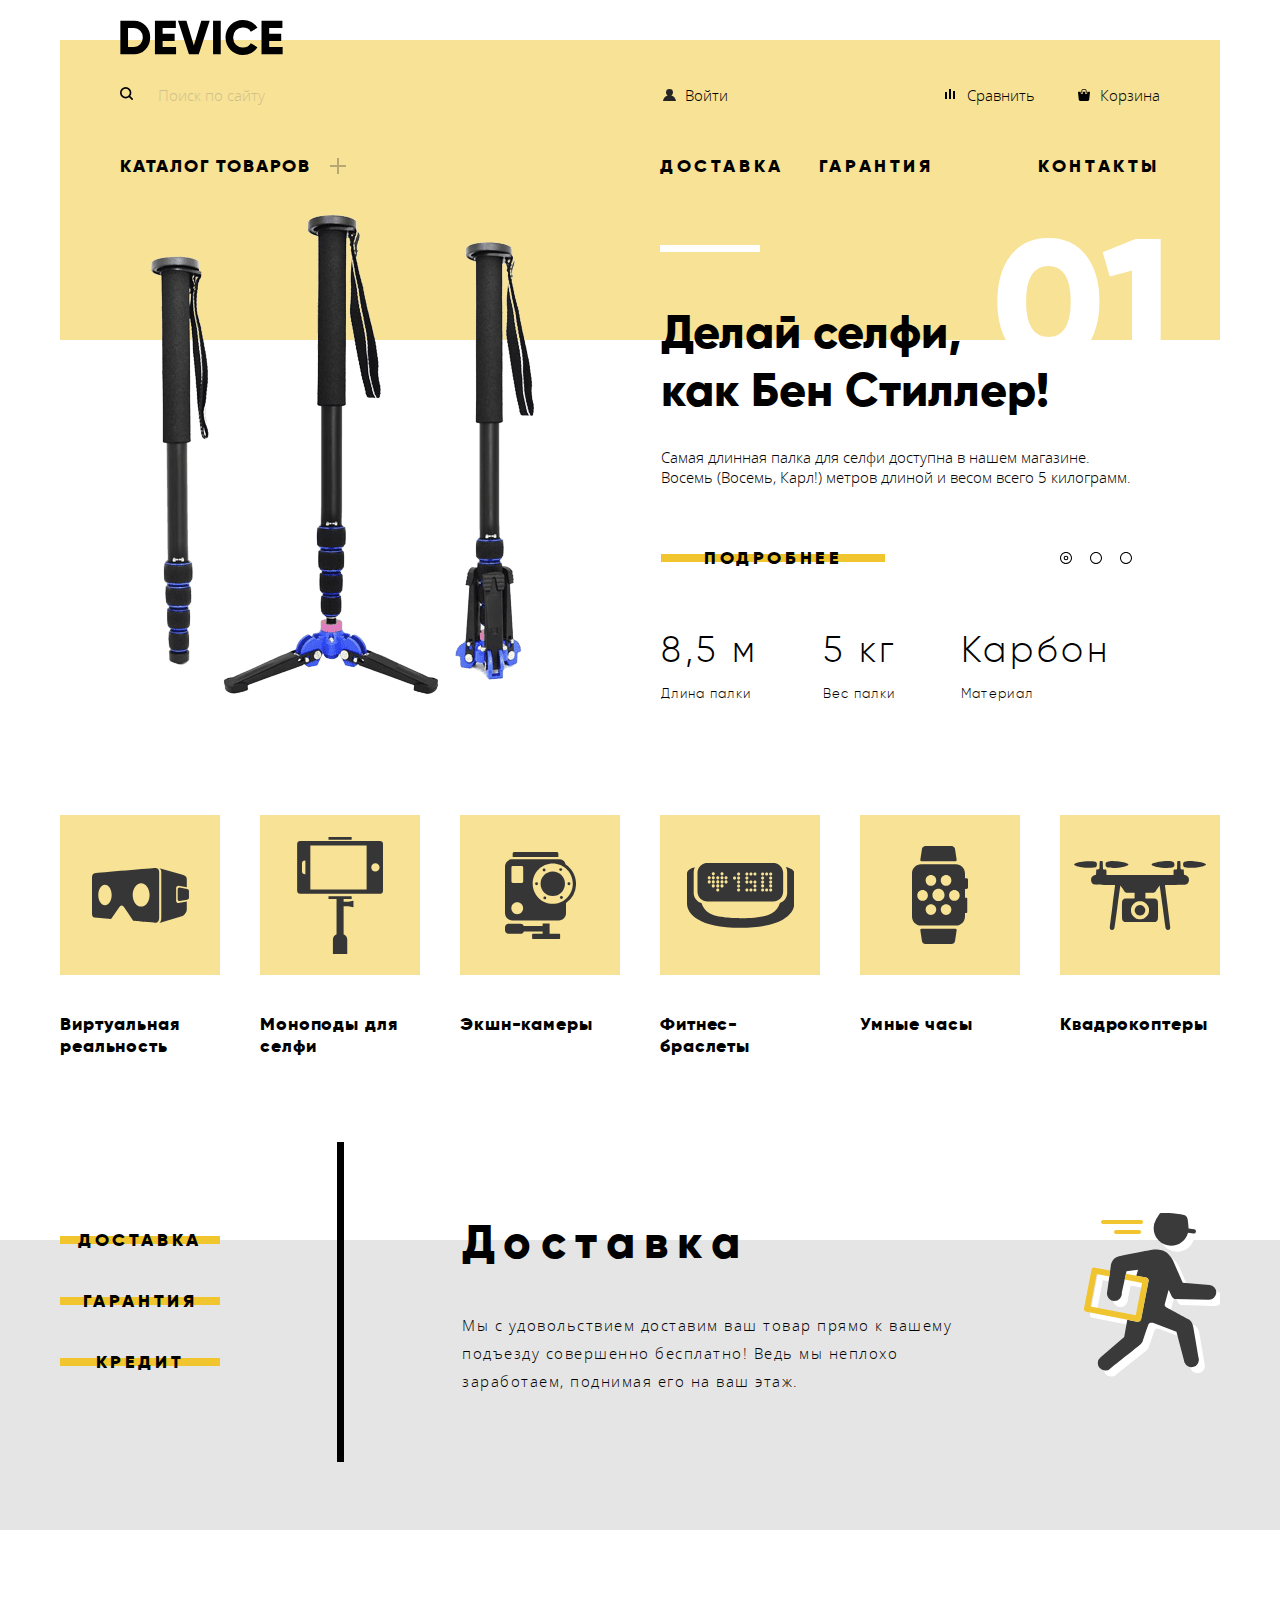
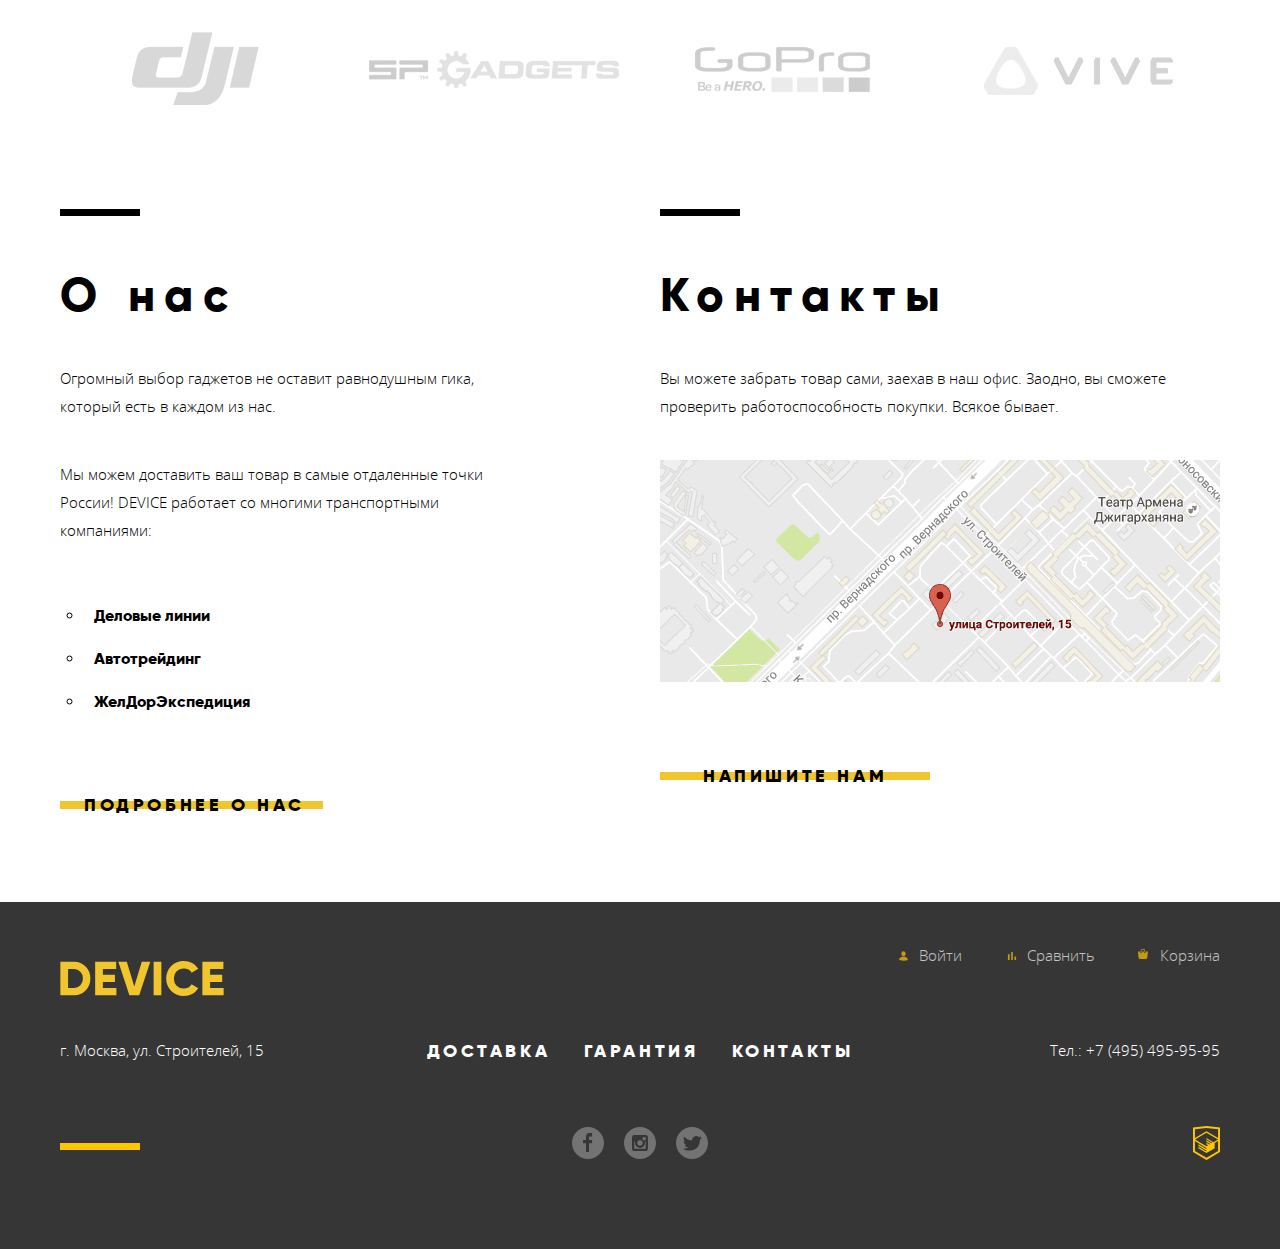
<file: index.html>
<!DOCTYPE html>
<html class="page" lang="ru">

<head>
  <meta charset="utf-8">
  <link rel="stylesheet" href="css/normalize.css">
  <link rel="stylesheet" href="css/style.min.css">
  <title>HTML Academy: Девайс</title>
</head>

<body class="page-body">
  <header class="main-header">
    <div class="container">
      <nav class="main-navigation navigation-index">
        <h1 class="visually-hidden">Интернет-магазин DEVICE</h1>
        <img class="logo-device" src="img/logo-device.svg" width="163" height="35" alt="DEVICE">
        <form class="header-search-form" action="https://echo.htmlacademy.ru/courses" method="post">
          <label for="search" class="visually-hidden">Поиск по сайту</label>
          <input class="search-form-input" type="search" name="search" id="search" placeholder="Поиск по сайту">
          <button type="submit" class="search-button">Найти</button>
        </form>
        <ul class="header-menu">
          <li class="header-menu-user-button">
            <a href="#">Войти</a>
          </li>
          <li class="header-menu-compare-button">
            <a href="#">Сравнить</a>
          </li>
          <li class="header-menu-cart-button">
            <a href="#">Корзина</a>
          </li>
        </ul>
        <ul class="header-catalog open-catalog-menu">
          <li class="header-catalog-button">
            <a href="catalog.html">Каталог товаров</a>
          </li>
          <li>
            <ul class="catalog-menu">
              <li>
                <a class="catalog-menu-button" href="#">Виртуальная реальность</a>
              </li>
              <li>
                <a class="catalog-menu-button" href="#">Фитнес-браслеты</a>
              </li>
              <li>
                <a class="catalog-menu-button" href="#">Квадрокоптер</a>
              </li>
              <li>
                <a class="catalog-menu-button" href="catalog.html">Моноподы для селфи</a>
              </li>
              <li>
                <a class="catalog-menu-button" href="#">Умные часы</a>
              </li>
              <li class="action-camera-button">
                <a class="catalog-menu-button" href="#">Экшн-камеры</a>
              </li>
            </ul>
          </li>
        </ul>
        <ul class="header-catalog button-row">
          <li>
            <a class="header-catalog-button" href="#">Доставка</a>
          </li>
          <li>
            <a class="header-catalog-button" href="#">Гарантия</a>
          </li>
          <li>
            <a class="header-catalog-button" href="#">Контакты</a>
          </li>
        </ul>
      </nav>
    </div>

  </header>
  <main class="main-content">
    <section class="main-product-name container">
      <ul class="main-product-slides">
        <li class="main-product-slide current-slide">
          <div>
            <h3>Делай селфи,<br>как Бен Стиллер!</h3>
            <p class="slide-number">01</p>
            <p>Самая длинная палка для селфи доступна в нашем магазине. Восемь (Восемь, Карл!) метров длиной и весом
              всего
              5
              килограмм.</p>
            <a class="button" href="#">Подробнее</a>
            <dl class="specifications">
              <dt>Длина палки</dt>
              <dd>8,5 м</dd>
              <dt>Вес палки</dt>
              <dd>5 кг</dd>
              <dt>Материал</dt>
              <dd>Карбон</dd>
            </dl>
          </div>
          <img src="img/slider-selfie.png" width="384" height="486" alt="Палка для селфи">
        </li>
        <li class="main-product-slide">
          <div>
            <h3>Худеем правильно!</h3>
            <p class="slide-number">02</p>
            <p>Мотивирующие Фитнес-браслеты помогут найти в себе силы не пропускать занятия и соблюдать диету.</p>
            <a class="button" href="#">Подробнее</a>
            <dl class="specifications">
              <dt>Без подзарядки</dt>
              <dd>48 часов</dd>
            </dl>
          </div>
          <img src="img/slider-bracelet.png" width="345" height="485" alt="Фитнес-браслет">
        </li>
        <li class="main-product-slide">
          <div>
            <h3>Порхает как бабочка, жалит как пчела!</h3>
            <p class="slide-number">03</p>
            <p>Этот обычный, на первый взгляд, квадрокоптер оснащен мощным лазером, замаскированным под стандартную
              камеру.</p>
            <a class="button" href="#">Подробнее</a>
            <dl class="specifications">
              <dt>Дальность полета</dt>
              <dd>800 м</dd>
              <dt>Радиус поражения</dt>
              <dd>50 м</dd>
            </dl>
          </div>
          <img src="img/slider-copter.png" width="526" height="334" alt="Квадрокоптер">
        </li>
      </ul>
      <div class="slider-controls">
        <button class="slider-dots-item current" type="button">
          <span class="visually-hidden">Первый слайд</span>
        </button>
        <button class="slider-dots-item" type="button">
          <span class="visually-hidden">Второй слайд</span>
        </button>
        <button class="slider-dots-item" type="button">
          <span class="visually-hidden">Третий слайд</span>
        </button>
      </div>

    </section>
    <section class="popular-section">
      <div class="container">
        <h2 class="visually-hidden">Категории товаров</h2>
        <ul class="popular">
          <li>
            <a class="popular-vr" href="#">
              Виртуальная реальность
            </a>
          </li>
          <li>
            <a class="popular-selfie" href="#">
              Моноподы для селфи
            </a>
          </li>
          <li>
            <a class="popular-action" href="#">
              Экшн-камеры
            </a>
          </li>
          <li>
            <a class="popular-bracelets" href="#">
              Фитнес-браслеты
            </a>
          </li>
          <li>
            <a class="popular-clocks" href="#">
              Умные часы
            </a>
          </li>
          <li>
            <a class="popular-copters" href="#">
              Квадрокоптеры
            </a>
          </li>
        </ul>
      </div>
    </section>
    <section class="services">
      <div class="services-list container">
        <ul class="services-list-buttons">
          <li>
            <a class="services-list-button">Доставка</a>
          </li>
          <li>
            <a class="services-list-button">Гарантия</a>
          </li>
          <li>
            <a class="services-list-button">Кредит</a>
          </li>
        </ul>
        <div class="service">
          <ul class="service-list">
            <li class="service-current service-delivery">
              <h2>Доставка</h2>
              <p>Мы с удовольствием доставим ваш товар прямо к вашему подъезду совершенно бесплатно! Ведь мы неплохо
                заработаем, поднимая его на ваш этаж.</p>
            </li>
            <li class="service-warranty">
              <h2>Гарантия</h2>
              <p>Если из-за возгорания купленного у нас товара у вас сгорит дом - не переживайте, мы выдадим вам новый.
                Товар, не дом, конечно же.</p>
            </li>
            <li class="service-credit">
              <h2>Кредит</h2>
              <p>Залезть в долговую яму стало проще! Кредитные консультанты подберут для вас наиболее выгодные условия
                кредита. Выгодные для нашего банка, разумеется.</p>
            </li>
          </ul>
        </div>
      </div>
    </section>
    <section class="logos">
      <div class="container">
        <h2 class="visually-hidden">Производители</h2>
        <ul class="logotypes">
          <li>
            <a href="#"><img src="img/logo-dji.png" width="260" height="100" alt="DJI"></a>
          </li>
          <li>
            <a href="#"><img src="img/logo-spgadgets.png" width="260" height="100" alt="SP Gadgets"></a>
          </li>
          <li>
            <a href="#"><img src="img/logo-gopro.png" width="260" height="100" alt="GoPro"></a>
          </li>
          <li>
            <a href="#"><img src="img/logo-vive.png" width="260" height="100" alt="Vive"></a>
          </li>
        </ul>
      </div>
    </section>
    <div class="info-columns">
      <div class="index-columns container">
        <section class="about">
          <h2>О нас</h2>
          <p>Огромный выбор гаджетов не оставит равнодушным гика, который есть в каждом из нас.</p>
          <p>Мы можем доставить ваш товар в самые отдаленные точки России! DEVICE работает со многими транспортными
            компаниями:</p>
          <ul class="delivery-companies">
            <li>
              Деловые линии
            </li>
            <li>
              Автотрейдинг
            </li>
            <li>
              ЖелДорЭкспедиция
            </li>
          </ul>
          <a class="about-us-button button" href="#">Подробнее о нас</a>
        </section>
        <section class="contacts">
          <h2>Контакты</h2>
          <p>Вы можете забрать товар сами, заехав в наш офис. Заодно, вы сможете проверить работоспособность покупки.
            Всякое
            бывает.</p>
          <a class="contacts-button-map"><img src="img/officemap.png" width="560" height="222"
              alt="Карта офиса по адресу улица Строителей, 15"></a>
          <a class="write-us button" href="#">Напишите нам</a>
        </section>
      </div>
    </div>
  </main>
  <footer class="main-footer">
    <div class="footer-container container">
      <a class="logo-device-button" href="index.html">
        <svg class="logo-device-svg" xmlns="http://www.w3.org/2000/svg" viewBox="0 0 164 35">
          <path
            d="m0.35 0.7v33.6h13.532a15.723 15.723 0 0 0 11.72-4.824 16.464 16.464 0 0 0 4.712-11.976 16.465 16.465 0 0 0-4.712-11.976 15.723 15.723 0 0 0-11.72-4.824zm7.733 26.208v-18.819h5.8a8.648 8.648 0 0 1 6.5 2.568 9.412 9.412 0 0 1 2.489 6.84 9.41 9.41 0 0 1-2.489 6.84 8.646 8.646 0 0 1-6.5 2.568h-5.8zm34.8-5.952h12.082v-7.3h-12.086v-5.567h13.291v-7.389h-21.024v33.6h21.265v-7.392h-13.532v-5.952zm36.343 13.344 11.019-33.6h-8.458l-7.491 24.72-7.491-24.72h-8.457l11.019 33.6zm14.4 0h7.733v-33.6h-7.733zm38.615-1.416a15.514 15.514 0 0 0 6.041-5.688l-6.67-3.84a7.488 7.488 0 0 1-3.165 3.024 9.874 9.874 0 0 1-4.664 1.1 9.594 9.594 0 0 1-7.177-2.736 9.907 9.907 0 0 1-2.682-7.248 9.908 9.908 0 0 1 2.682-7.248 9.594 9.594 0 0 1 7.177-2.736 9.914 9.914 0 0 1 4.64 1.08 7.6 7.6 0 0 1 3.189 3.048l6.67-3.84a15.881 15.881 0 0 0-6.09-5.688 17.419 17.419 0 0 0-8.409-2.088 17.12 17.12 0 0 0-17.592 17.472 17.12 17.12 0 0 0 17.589 17.476 17.519 17.519 0 0 0 8.458-2.088zm17.881-11.928h12.082v-7.3h-12.085v-5.567h13.29v-7.389h-21.022v33.6h21.264v-7.392h-13.532v-5.952z" />
        </svg>
      </a>
      <address class="footer-address">г. Москва, ул. Строителей, 15</address>
      <ul class="footer-nav">
        <li>
          <a class="footer-nav-button" href="#">Доставка</a>
        </li>
        <li>
          <a class="footer-nav-button" href="#">Гарантия</a>
        </li>
        <li>
          <a class="footer-nav-button" href="#">Контакты</a>
        </li>
      </ul>
      <ul class="footer-social">
        <li>
          <a href="#" class="social-fb">
            <span class="visually-hidden">Фейсбук</span>
          </a>
        </li>
        <li>
          <a href="#" class="social-instagram">
            <span class="visually-hidden">Инстаграм</span>
          </a>
        </li>
        <li>
          <a href="#" class="social-twitter">
            <span class="visually-hidden">Твиттер</span>
          </a>
        </li>
      </ul>
      <ul class="footer-menu-buttons">
        <li>
          <a class="footer-menu-user" href="#">Войти</a>
        </li>
        <li>
          <a class="footer-menu-compare" href="#">Сравнить</a>
        </li>
        <li>
          <a class="footer-menu-cart" href="#">Корзина</a>
        </li>
      </ul>
      <a class="footer-tel" href="tel:+74954959595">Тел.: +7 (495) 495-95-95</a>
      <a class="logo-html-button" href="https://htmlacademy.ru/intensive/htmlcss">
        <span class="visually-hidden">Разработано HTML Academy</span>
      </a>
    </div>
  </footer>
  <div class="modal feedback-modal">
    <form class="feedback-modal-form" action="https://echo.htmlacademy.ru/courses" method="get">
      <label class="label-name" for="name">Ваше имя</label>
      <input class="input-name" type="text" name="name" id="name" placeholder="Имя Фамилия">
      <label for="email">Ваш e-mail</label>
      <input class="email-name" type="email" name="email" id="email" placeholder="email@example.com">
      <label class="label-text" for="textarea">Текст письма</label>
      <textarea class="feedback-text" name="textarea" id="textarea">В свободной форме</textarea>
      <input class="button" type="submit" value="Отправить">
    </form>
    <button class="feedback-modal-close close-button" type="button"><span
        class="visually-hidden">Закрыть</span></button>
  </div>
  <div class="modal map-modal">
    <iframe
      src="https://www.google.com/maps/embed?pb=!1m18!1m12!1m3!1d2249.112548883489!2d37.52742395192747!3d55.68703098044033!2m3!1f0!2f0!3f0!3m2!1i1024!2i768!4f13.1!3m3!1m2!1s0x46b54cf65f5c8955%3A0x694710ccd55501e!2z0YPQuy4g0KHRgtGA0L7QuNGC0LXQu9C10LksIDE1LCDQnNC-0YHQutCy0LAsINCg0L7RgdGB0LjRjywgMTE5MzEx!5e0!3m2!1sru!2sus!4v1592121665049!5m2!1sru!2sus"
      width="994" height="593" style="border:0;" allowfullscreen="" aria-hidden="false" tabindex="0"></iframe>
    <p><img src="img/officemap-big.png" width="994" height="593" alt="Карта офиса по адресу улица Строителей, 15"></p>
    <button class="map-modal-close close-button" type="button"><span class="visually-hidden">Закрыть</span></button>
  </div>
  <script src="./js/login.min.js"></script>
</body>

</html>
</file>
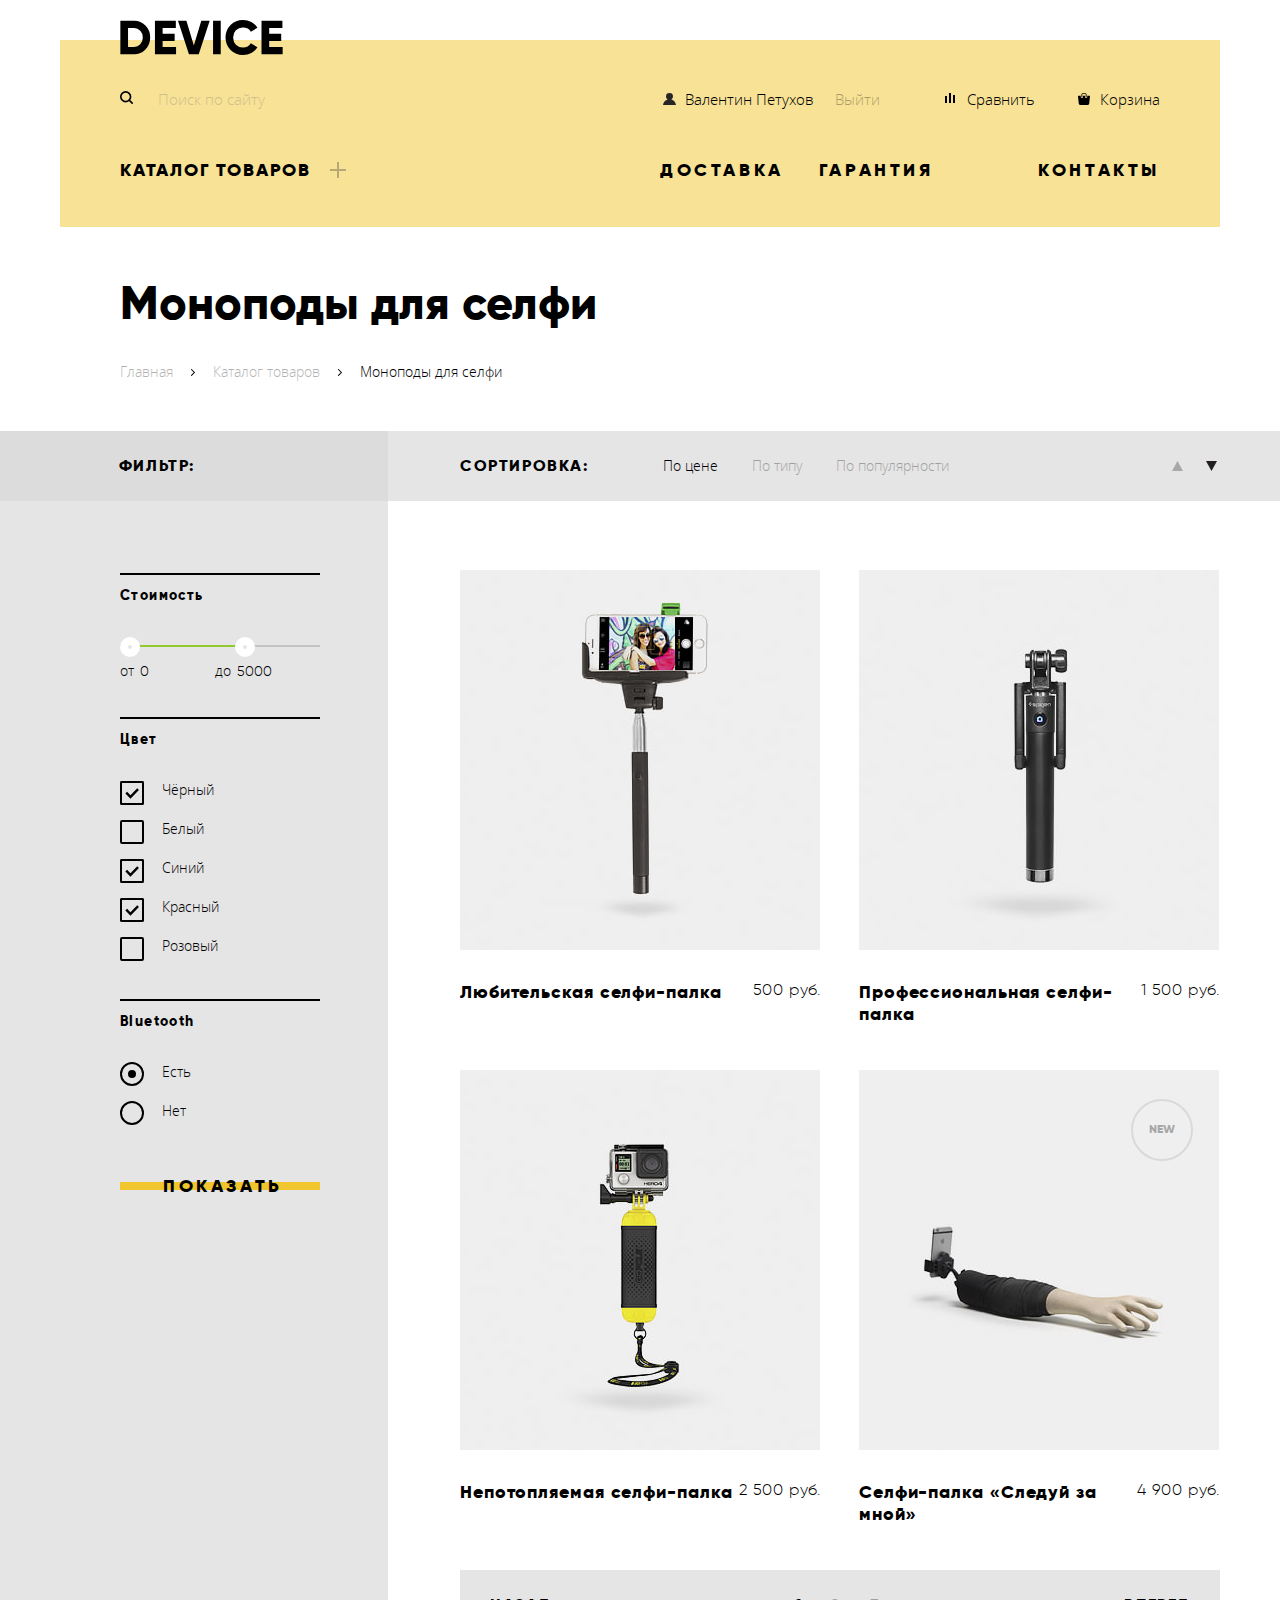
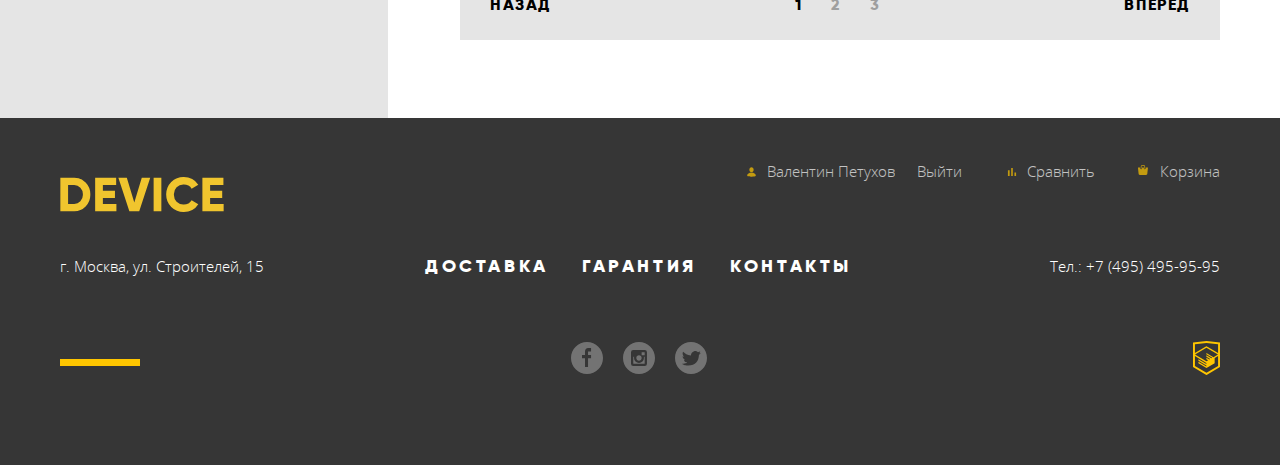
<file: catalog.html>
<!DOCTYPE html>
<html class="page" lang="ru">

<head>
  <meta charset="utf-8">
  <link rel="stylesheet" href="css/normalize.css">
  <link rel="stylesheet" href="css/style.min.css">
  <title>HTML Academy: Девайс</title>
</head>

<body class="page-body">
  <header class="main-header">
    <div class="container">
      <nav class="main-navigation">
        <h1 class="visually-hidden">Интернет-магазин DEVICE</h1>
        <a class="logo-device" href="index.html">
          <img src="img/logo-device.svg" width="163" height="35" alt="DEVICE">
        </a>
        <form class="header-search-form" action="https://echo.htmlacademy.ru/courses" method="post">
          <label for="search" class="visually-hidden">Поиск по сайту</label>
          <input class="search-form-input" type="search" name="search" id="search" placeholder="Поиск по сайту">
          <button type="submit" class="search-button">Найти</button>
        </form>
        <ul class="header-menu">
          <li class="header-menu-user-button">
            <a href="#">Валентин Петухов</a>
          </li>
          <li class="logout-button">
            <a href="#" class="button-logout">Выйти</a>
          </li>
          <li class="header-menu-compare-button">
            <a href="#">Сравнить</a>
          </li>
          <li class="header-menu-cart-button">
            <a href="#">Корзина</a>
          </li>
        </ul>
        <ul class="header-catalog open-catalog-menu">
          <li class="header-catalog-button">
            <a href="catalog.html">Каталог товаров</a>
          </li>
          <li>
            <ul class="catalog-menu">
              <li>
                <a class="catalog-menu-button" href="#">Виртуальная реальность</a>
              </li>
              <li>
                <a class="catalog-menu-button" href="#">Фитнес-браслеты</a>
              </li>
              <li>
                <a class="catalog-menu-button" href="#">Квадрокоптер</a>
              </li>
              <li>
                <a class="catalog-menu-button" href="catalog.html">Моноподы для селфи</a>
              </li>
              <li>
                <a class="catalog-menu-button" href="#">Умные часы</a>
              </li>
              <li class="action-camera-button">
                <a class="catalog-menu-button" href="#">Экшн-камеры</a>
              </li>
            </ul>
          </li>
        </ul>
        <ul class="header-catalog button-row">
          <li>
            <a class="header-catalog-button" href="#">Доставка</a>
          </li>
          <li>
            <a class="header-catalog-button" href="#">Гарантия</a>
          </li>
          <li>
            <a class="header-catalog-button" href="#">Контакты</a>
          </li>
        </ul>
      </nav>
    </div>
  </header>

  <main class="main-content">
    <section class="page-catalog">
      <div class="container">
        <div class="product-name">
          <h2 class="main-product-name-text">Моноподы для селфи</h2>
          <ul class="breadcrumbs">
            <li>
              <a href="index.html">Главная</a>
            </li>
            <li>
              <a href="catalog.html">Каталог товаров</a>
            </li>
            <li class="breadcrumbs-current">
              Моноподы для селфи
            </li>
          </ul>
        </div>
      </div>

      <div class="catalog-container">
        <div class="main-filter">
          <h3 class="filter-row">Фильтр:</h3>
          <div class="main-filter-wrapper">
            <div class="main-product checkboxes">
              <form class="filter" action="https://echo.htmlacademy.ru/courses" method="get">
                <fieldset class="filter-item">
                  <legend>Стоимость</legend>
                  <div class="range-filter">
                    <div class="range-controls">
                      <div class="scale">
                        <div class="bar"></div>
                      </div>
                      <div class="toggle toggle-min" tabindex="0"></div>
                      <div class="toggle toggle-max" tabindex="0"></div>
                    </div>
                    <div class="price-controls">
                      <label class="min-price">
                        от <input type="number" name="min-price" value="0">
                      </label>
                      <label class="max-price">
                        до <input type="number" name="max-price" value="5000">
                      </label>
                    </div>
                  </div>
                </fieldset>
                <fieldset>
                  <legend>Цвет</legend>
                  <ul>
                    <li class="filter-option filter-input">
                      <input class="visually-hidden filter-input-checkbox" type="checkbox" id="black" name="black" checked>
                      <label for="black">Чёрный</label>
                    </li>
                    <li class="filter-option filter-input">
                      <input class="visually-hidden filter-input-checkbox" type="checkbox" id="white" name="white">
                      <label for="white">Белый</label>
                    </li>
                    <li class="filter-option filter-input">
                      <input class="visually-hidden filter-input-checkbox" type="checkbox" id="blue" name="blue" checked>
                      <label for="blue">Синий</label>
                    </li>
                    <li class="filter-option filter-input">
                      <input class="visually-hidden filter-input-checkbox" type="checkbox" id="red" name="red" checked>
                      <label for="red">Красный</label>
                    </li>
                    <li class="filter-option filter-input">
                      <input class="visually-hidden filter-input-checkbox" type="checkbox" id="pink" name="pink">
                      <label for="pink">Розовый</label>
                    </li>
                  </ul>
                </fieldset>
                <fieldset>
                  <legend>Bluetooth</legend>
                  <ul>
                    <li class="filter-option filter-radio">
                      <input class="visually-hidden filter-input-radio filter-input" type="radio" id="yes" name="radio"
                        value="yes" checked>
                      <label for="yes">Есть</label>
                    </li>
                    <li class="filter-option filter-radio">
                      <input class="visually-hidden filter-input-radio filter-input" type="radio" id="no" name="radio"
                        value="no">
                      <label for="no">Нет</label>
                    </li>
                  </ul>
                  <button class="filter-button-show button" type="submit">Показать</button>
                </fieldset>
              </form>
            </div>
          </div>
        </div>

        <div class="sorting-wrapper">
          <div class="sorting">
            <h3>Сортировка:</h3>
            <ul class="main-sort">
              <li class="current-sort">
                <a href="#">По цене</a>
              </li>
              <li>
                <a href="#">По типу</a>
              </li>
              <li>
                <a href="#">По популярности</a>
              </li>
            </ul>
            <ul class="sort-up-down-buttons">
              <li class="sort-up">
                <a href="#">
                  <span class="visually-hidden">По возрастанию</span>
                </a>
              </li>
              <li class="sort-down">
                <a href="#">
                  <span class="visually-hidden">По убыванию</span>
                </a>
              </li>
            </ul>
          </div>
        </div>

        <div class="product-page product-page-list">
          <ul class="main-products">
            <li>
              <img src="img/item-amateur.jpg" width="360" height="380" alt="Любительская селфи-палка">
              <a href="#" class="btn button">В корзину</a>
              <a href="#" class="button-compare">Добавить к сравнению</a>
              <div>
                <h3><a href="product.html">Любительская селфи-палка</a></h3>
                <p>500 руб.</p>
              </div>
            </li>
            <li>
              <img src="img/item-professional.jpg" width="360" height="380" alt="Профессиональная селфи-палка">
              <a href="#" class="btn button">В корзину</a>
              <a href="#" class="button-compare">Добавить к сравнению</a>
              <div>
                <h3><a href="product.html">Профессиональная селфи-палка</a></h3>
                <p>1 500 руб.</p>
              </div>
            </li>
            <li>
              <img src="img/item-unsinkable.jpg" width="360" height="380" alt="Непотопляемая селфи-палка">
              <a href="#" class="btn button">В корзину</a>
              <a href="#" class="button-compare">Добавить к сравнению</a>
              <div>
                <h3><a href="product.html">Непотопляемая селфи-палка</a></h3>
                <p>2 500 руб.</p>
              </div>
            </li>
            <li class="new">
              <img src="img/item-followme.jpg" width="360" height="380" alt="Селфи-палка «Следуй за мной»">
              <a href="#" class="btn button">В корзину</a>
              <a href="#" class="button-compare">Добавить к сравнению</a>
              <div>
                <h3><a href="product.html">Селфи-палка «Следуй за мной»</a></h3>
                <p>4 900 руб.</p>
              </div>
            </li>
          </ul>
        </div>

        <div class="product-pages">
          <a class="prev-next-page-button" href="#">Назад</a>
          <ul class="main-pages">
            <li>
              <a class="current-product-page" href="#">1</a>
            </li>
            <li>
              <a href="#">2</a>
            </li>
            <li>
              <a href="#">3</a>
            </li>
          </ul>
          <a class="prev-next-page-button" href="#">Вперед</a>
        </div>
      </div>
    </section>
  </main>

  <footer class="main-footer">
    <div class="footer-container container">
      <a class="logo-device-button" href="index.html">
        <svg class="logo-device-svg" xmlns="http://www.w3.org/2000/svg" viewBox="0 0 164 35">
          <path
            d="m0.35 0.7v33.6h13.532a15.723 15.723 0 0 0 11.72-4.824 16.464 16.464 0 0 0 4.712-11.976 16.465 16.465 0 0 0-4.712-11.976 15.723 15.723 0 0 0-11.72-4.824zm7.733 26.208v-18.819h5.8a8.648 8.648 0 0 1 6.5 2.568 9.412 9.412 0 0 1 2.489 6.84 9.41 9.41 0 0 1-2.489 6.84 8.646 8.646 0 0 1-6.5 2.568h-5.8zm34.8-5.952h12.082v-7.3h-12.086v-5.567h13.291v-7.389h-21.024v33.6h21.265v-7.392h-13.532v-5.952zm36.343 13.344 11.019-33.6h-8.458l-7.491 24.72-7.491-24.72h-8.457l11.019 33.6zm14.4 0h7.733v-33.6h-7.733zm38.615-1.416a15.514 15.514 0 0 0 6.041-5.688l-6.67-3.84a7.488 7.488 0 0 1-3.165 3.024 9.874 9.874 0 0 1-4.664 1.1 9.594 9.594 0 0 1-7.177-2.736 9.907 9.907 0 0 1-2.682-7.248 9.908 9.908 0 0 1 2.682-7.248 9.594 9.594 0 0 1 7.177-2.736 9.914 9.914 0 0 1 4.64 1.08 7.6 7.6 0 0 1 3.189 3.048l6.67-3.84a15.881 15.881 0 0 0-6.09-5.688 17.419 17.419 0 0 0-8.409-2.088 17.12 17.12 0 0 0-17.592 17.472 17.12 17.12 0 0 0 17.589 17.476 17.519 17.519 0 0 0 8.458-2.088zm17.881-11.928h12.082v-7.3h-12.085v-5.567h13.29v-7.389h-21.022v33.6h21.264v-7.392h-13.532v-5.952z" />
        </svg>
      </a>
      <address class="footer-address">г. Москва, ул. Строителей, 15</address>


      <ul class="footer-nav">
        <li>
          <a class="footer-nav-button" href="#">Доставка</a>
        </li>
        <li>
          <a class="footer-nav-button" href="#">Гарантия</a>
        </li>
        <li>
          <a class="footer-nav-button" href="#">Контакты</a>
        </li>
      </ul>

      <ul class="footer-social">
        <li>
          <a class="social-fb" href="#">
            <span class="visually-hidden">Фейсбук</span>
          </a>
        </li>
        <li>
          <a class="social-instagram" href="#">
            <span class="visually-hidden">Инстаграм</span>
          </a>
        </li>
        <li>
          <a class="social-twitter" href="#">
            <span class="visually-hidden">Твиттер</span>
          </a>
        </li>
      </ul>
      <ul class="footer-menu-buttons">
        <li class="footer-user-name">
          <a class="footer-menu-user" href="#">Валентин Петухов</a>
        </li>
        <li>
          <a href="#" class="button-logout">Выйти</a>
        </li>
        <li>
          <a class="footer-menu-compare" href="#">Сравнить</a>
        </li>
        <li>
          <a class="footer-menu-cart" href="#">Корзина</a>
        </li>
      </ul>

      <a class="footer-tel" href="tel:+74954959595">Тел.: +7 (495) 495-95-95</a>
      <a class="logo-html-button" href="https://htmlacademy.ru/intensive/htmlcss">
        <span class="visually-hidden">Разработано HTML Academy</span>
      </a>

    </div>
  </footer>

</body>

</html>
</file>
<file: css/style.min.css>
:root{--basic-black:#000000;--basic-dark:#363636;--basic-white:#FFFFFF;--basic-grey-light:#E5E5E5;--basic-grey:#464646;--basic-half-grey:#7E7E7E;--special-grey:#F2F2F2;--special-grey-dark:#EAEAEA;--special-red:#F6DADA;--special-yellow:#F7E296;--special-yellow-dark:#F0C52E;--special-green:#91C92F;--special-yellow-light:#FFC600;--special-black:rgba(0,0,0,0.15);--special-light-black:rgba(0,0,0,0.3);--special-grey-light:#D9D9D9;--special-light-grey:#DCDCDC}@font-face{font-family:"Gilroy";src:url("../fonts/gilroyextrabold.woff2") format("woff2"),url("../fonts/gilroyextrabold.woff") format("woff");font-weight:800}@font-face{font-family:"Gilroy";src:url("../fonts/gilroylight.woff2") format("woff2"),url("../fonts/gilroylight.woff") format("woff");font-weight:300}@font-face{font-family:"Open Sans";src:url("../fonts/opensans.woff2") format("woff2"),url("../fonts/opensans.woff") format("woff");font-weight:800}@font-face{font-family:"Open Sans";src:url("../fonts/opensanslight.woff2") format("woff2"),url("../fonts/opensanslight.woff") format("woff");font-weight:300}body{min-width:1200px;margin:0;padding:0;font-family:"Open Sans","Arial",sans-serif;font-size:15px;line-height:20px;font-weight:300;color:var(--basic-black);background-color:var(--basic-white);background-position:top center;background-repeat:no-repeat;position:relative}a{text-decoration:none;color:var(--basic-black)}img{max-width:100%;height:auto}.visually-hidden:not(:focus):not(:active),input[type="checkbox"].visually-hidden,input[type="radio"].visually-hidden{position:absolute;width:1px;height:1px;margin:-1px;border:0;padding:0;white-space:nowrap;clip-path:inset(100%);clip:rect(0 0 0 0);overflow:hidden}.page{height:100%}.page-body{min-height:100%;display:grid;grid-template-rows:min-content 1fr min-content;align-content:start}.container{width:1160px;margin:0 auto;padding:0 20px}.product-name .main-product-name-text{letter-spacing:0;margin-bottom:30px;padding:0}.main-navigation{display:grid;grid-template-columns:540px 1fr;align-content:start;background:linear-gradient(to bottom,transparent 0,transparent 20px,var(--special-yellow) 20px,var(--special-yellow) 100%);padding-left:60px;padding-right:60px}.navigation-index{min-height:320px}.logo-device{margin:0;grid-column-start:1;grid-column-end:3;grid-row-start:1;grid-row-end:2;margin-bottom:15px}.header-menu{height:20px;grid-column-start:2;grid-column-end:3;grid-row-start:2;grid-row-end:3;display:flex;justify-content:space-between;margin:0;margin-top:15px;margin-bottom:50px;padding:0}.header-menu li{margin:0;padding:0}.header-menu li:first-child{margin-right:auto;margin-left:3px}.header-catalog{margin:0;padding:0}.header-catalog.button-row{display:flex;flex-wrap:wrap}.header-catalog.button-row li{margin-right:35px}.header-catalog.button-row li:last-child{margin-left:auto;margin-right:0}.open-catalog-menu{margin:0;grid-column-start:1;grid-column-end:2;grid-row-start:3;grid-row-end:4}.button-row{margin:0;grid-column-start:2;grid-column-end:3;grid-row-start:3;grid-row-end:4}.header-catalog.button-row:before{content:"";position:absolute;width:100px;height:7px;background-color:var(--basic-white);top:90px;left:0}.header-catalog li{display:inline;margin:0}.header-menu li{display:inline;margin:0;position:relative;margin-left:43px}.header-search-form{margin:0;grid-column-start:1;grid-column-end:2;grid-row-start:2;grid-row-end:3;margin-bottom:30px;position:relative;margin-left:38px}.header-search-form input{outline:none;border:none;background-color:transparent;font-family:"Open Sans","Arial",sans-serif;font-style:normal;font-weight:300;font-size:15px;line-height:20px;opacity:0.3;color:var(--basic-black);margin:0;padding:0;width:390px;position:relative}.header-search-form input:hover{opacity:0.6}.header-search-form input:focus{opacity:1;border-bottom:2px solid var(--basic-black)}.search-form-input{border:none;background-color:transparent;outline:none;font-family:"Open Sans","Arial",sans-serif;font-style:normal;font-weight:300;font-size:15px;line-height:20px;margin-left:28px;min-height:50px}.search-button{font-style:normal;font-weight:300;font-size:15px;line-height:20px;text-transform:uppercase;color:var(--basic-black);padding:15px 17px;border:2px solid var(--basic-black);box-sizing:border-box;outline:none;background-color:transparent;position:absolute;top:-4px;left:390px;opacity:1;display:none;cursor:pointer}.header-search-form input:focus~.search-button{display:block;z-index:9999}.search-button:hover{background-color:var(--basic-black);color:var(--basic-white);display:block}.search-button:active{display:block;opacity:0.3;background-color:var(--basic-black);color:var(--basic-white)}.header-search-form::before{content:"";position:absolute;top:17px;left:-38px;width:13px;height:13px;background-image:url("../img/search.svg");background-repeat:no-repeat;background-position:0 0;background-size:cover}.popular-section{margin-top:655px;padding-bottom:70px}.header-menu a{margin:0;padding:0;padding-left:22px}.header-menu a:hover{opacity:0.6}.header-menu a:active{opacity:0.3}.header-menu-user-button a::before{content:"";position:absolute;left:0;top:4px;width:13px;height:14px;background-image:url("../img/user.svg");background-repeat:no-repeat;background-position:0 0}.header-menu-compare-button a::before{content:"";position:absolute;left:0;top:4px;width:13px;height:14px;background-image:url("../img/compare.svg");background-repeat:no-repeat;background-position:0 0}.header-menu-cart-button a::before{content:"";position:absolute;left:0;top:4px;width:13px;height:14px;background-image:url("../img/cart.svg");background-repeat:no-repeat;background-position:0 0}.main-header{font-size:15px;color:var(--basic-white);padding-top:20px;padding-bottom:18px}.nav-wrapper{margin-left:auto;margin-right:auto}.main-header ul{list-style:none;position:relative}.header-catalog a{margin:0;padding:0;font-size:18px;font-style:normal;font-weight:800;line-height:22px;letter-spacing:0.1em;font-family:"Gilroy","Arial",sans-serif;text-transform:uppercase;list-style:none}.header-catalog.button-row a{letter-spacing:0.2em}.catalog-menu{margin:0;padding:0;display:grid;grid-template-columns:179px 125px 1fr;grid-template-rows:1fr 1fr 1fr;row-gap:17px;column-gap:61px;min-width:530px;padding-top:33px;display:none;padding-left:60px;background-color:var(--special-yellow);padding-bottom:41px;min-width:1100px}.header-catalog{position:relative}.header-catalog:hover .catalog-menu{display:grid;position:absolute;top:18px;left:-60px;z-index:9999}.action-camera-button{grid-row-start:3}.open-catalog-menu{position:relative;padding-bottom:46px}.header-catalog-button a::after{background:url("../img/plus.svg");background-repeat:no-repeat;content:"";position:absolute;width:22px;height:22px;top:3px;left:210px;opacity:0.3}.header-menu-button:hover,.header-menu-button:focus{opacity:0.6}.header-menu-button:active{opacity:0.3}.logo-device:hover,.logo-device:focus{opacity:0.6}.logo-device:active{opacity:0.3}.header-catalog-button:hover,.header-catalog-button:focus{opacity:0.6}.header-catalog-button:active{opacity:0.3}.catalog-menu-button:hover,.catalog-menu-button:focus{opacity:0.6}.catalog-menu-button:active{opacity:0.3}.catalog-menu a{font-size:15px;font-family:"Open Sans","Arial",sans-serif;text-transform:none;font-style:normal;font-weight:300;line-height:20px;letter-spacing:0}.header-menu .logout-button{position:absolute;z-index:20;top:0;left:110px}.button-logout{background-color:transparent;border:none;opacity:0.3;outline:none}.button-logout:hover,.button-logout:focus{opacity:1}.button-logout:active{opacity:0.3}.main-content{position:relative}.main-content ul{list-style:none;padding:0;margin:0;line-height:19px;font-size:14px}.main-content h2{font-family:"Gilroy","Arial",sans-serif;color:var(--basic-black);font-size:47px;font-style:normal;font-weight:800;line-height:58px;letter-spacing:0.2em;margin:0;padding:0;padding-top:57px}.index-columns h2::before{content:"";position:absolute;width:80px;height:7px;top:0;left:0;background:var(--basic-black)}.main-product-slides{position:relative;margin:0;padding:0}.main-product-slides li{display:none}.main-product-slides .current-slide{position:absolute;top:-165px;min-height:506px;width:1024px;left:90px;display:grid;grid-template-columns:511px 1fr;grid-template-rows:1fr}.main-product-slide img{grid-column-start:1;grid-row-start:1;padding-top:18px}.main-product-slide div{grid-column-start:2;grid-row-start:1}.main-product-name{grid-column-start:1;grid-column-end:3;grid-row-start:1;grid-row-end:2;position:relative}.product-name{padding-left:60px;padding-bottom:50px;padding-top:5px}.page-catalog{padding-top:24px}.filter-left{grid-column-start:1;grid-column-end:2;grid-row-start:2;grid-row-end:3;background-color:var(--special-light-grey)}.checkbox-left{grid-column-start:1;grid-column-end:2;grid-row-start:3;grid-row-end:5;background-color:var(--basic-grey-light)}.sorting-right{grid-column-start:4;grid-row-start:2;grid-row-end:3;background-color:var(--basic-grey-light)}.filter-row{display:flex;justify-content:flex-end;flex-wrap:wrap;margin-left:auto}.main-filter{margin:0;padding:0;background-color:var(--basic-grey-light);grid-column-start:1;grid-column-end:3;grid-row-start:1;grid-row-end:5}.main-filter-wrapper{display:flex;justify-content:flex-end;flex-wrap:wrap;margin-left:auto;margin-right:68px}.main-filter h3{font-family:"Gilroy","Arial",sans-serif;font-style:normal;font-weight:800;font-size:16px;line-height:20px;letter-spacing:0.1em;text-transform:uppercase;padding:25px 193px 25px 60px;margin-top:0;margin-bottom:0;background-color:var(--special-light-grey)}.main-filter ul{margin:0;padding:0}.main-pages{font-family:"Gilroy","Arial",sans-serif;font-style:normal;font-weight:800;font-size:16px;line-height:20px;letter-spacing:0.1em;text-transform:uppercase;padding:0;margin:0;width:85px;display:flex;justify-content:space-between;align-items:center}.main-pages a{opacity:0.3}.main-pages a:hover{opacity:0.6}.main-pages a:active{opacity:1}.slider-controls{position:absolute;right:108px;top:194px;z-index:20;display:flex;width:72px;justify-content:space-between}.slider-controls button{padding:0;width:12px;height:12px;background-color:transparent;background:url("../img/slider-button-empty.svg") no-repeat;background-size:contain;border:none}.slider-controls .current{width:12px;height:12px;background:url("../img/slider-button.svg") no-repeat;background-size:contain;border:none}.product-pages a{font-family:"Gilroy","Arial",sans-serif;font-style:normal;font-weight:800;font-size:16px;line-height:20px;letter-spacing:0.1em;text-transform:uppercase;border:none;background-color:transparent}.prev-next-page-button{max-width:120px;margin:0;padding:0;max-height:70px;padding:25px 30px}.prev-next-page-button:hover{background-color:var(--special-grey-light)}.prev-next-page-button:active{background-color:var(--special-grey-light);opacity:0.5}.main-pages .current-product-page{opacity:1}.prev-next-page-button{max-width:120px;margin:0;padding:0;max-height:70px;padding:25px 30px}.checkboxes{margin:0;padding:0;min-height:800px;padding-left:60px;padding-top:72px}.product-page{margin:0;grid-column-start:3;grid-column-end:4;grid-row-start:3;grid-row-end:4;padding:0;padding-top:69px;padding-left:72px}.product-pages{margin:0;grid-column-start:3;grid-column-end:4;grid-row-start:4;grid-row-end:5;padding:0;display:flex;align-self:center;justify-content:space-between;background-color:var(--basic-grey-light);margin-left:72px;margin-bottom:78px}.main-products{display:flex;flex-wrap:wrap;align-self:center;justify-self:center;justify-content:space-between;padding:0;margin:0;margin-bottom:40px}.main-products li{min-height:454px;margin-bottom:45px;position:relative}.btn{position:absolute;top:180px;left:80px;display:none}.main-products img:hover{opacity:0.7}.main-products li:hover .btn{display:block;width:200px;height:22px;padding:10px 8px 8px 8px}.main-products li:hover .button-compare{display:block}.services .services-list-buttons{padding:0;margin:0;padding-top:9px}.product-name .breadcrumbs{padding:0;margin:0;list-style:none;display:flex;justify-content:flex-start;flex-wrap:wrap}.main-filter .main-sort{padding-top:25px;padding-bottom:26px;display:flex;justify-content:space-between}.breadcrumbs a{opacity:0.3}.breadcrumbs a:hover,.breadcrumbs a:focus{opacity:0.6}.breadcrumbs a:active{opacity:0.1}.breadcrumbs li{position:relative;margin-right:40px}.breadcrumbs li::after{content:"";position:absolute;width:12px;height:12px;background:url("../img/nav-arrow.svg") no-repeat;top:7px;right:-30px}.breadcrumbs-current::after{display:none}.product-pages li{display:inline}.specifications{display:grid;grid-row-gap:15px;margin-top:60px}.specifications dt{font-family:"Gilroy","Arial",sans-serif;font-style:normal;font-weight:300;font-size:13px;line-height:15px;letter-spacing:0.1em}.specifications dd{font-family:"Gilroy","Arial",sans-serif;font-weight:300;font-size:36px;line-height:42px;letter-spacing:0.1em;font-style:normal;grid-row:1 / 2;margin:0}.button{font-family:"Gilroy","Arial",sans-serif;font-style:normal;font-weight:800;font-size:18px;line-height:22px;letter-spacing:0.2em;text-transform:uppercase;text-align:center;color:var(--basic-black);vertical-align:middle;border:none;background:linear-gradient(to bottom,transparent 0,transparent 40%,var(--special-yellow-dark) 40%,var(--special-yellow-dark) 60%,transparent 60%,transparent 100%);width:200px;height:40px;padding:9px 43px 9px 43px;cursor:pointer}.button:hover,.button:focus{background-color:var(--special-yellow-dark)}.button:active{color:var(--special-light-black);background-color:var(--special-yellow-dark)}.main-product p{font-family:"Gilroy","Arial",sans-serif;font-style:normal;font-weight:800;font-size:14px;line-height:17px;letter-spacing:0.1em;padding-top:69px}.main-products{background-color:var(--basic-white)}.main-products h3{font-family:"Gilroy","Arial",sans-serif;font-style:normal;font-weight:800;font-size:18px;line-height:22px;letter-spacing:0.05em;margin:0}.main-products p{padding:0;margin:0;font-family:"Gilroy","Arial",sans-serif;font-style:normal;font-weight:300;font-size:16px;line-height:18px;letter-spacing:0.05em;justify-self:end}.main-products div{display:grid;grid-template-columns:276px 85px}.main-product-name h3{font-style:normal;font-weight:800;font-size:47px;line-height:58px;letter-spacing:0;margin:0;font-family:"Gilroy","Arial",sans-serif}.main-product-slide h3{margin-top:110px;margin-bottom:28px;z-index:3;position:relative}.main-product-name .main-product-name-text{margin-bottom:30px;padding:0}.main-product-name p{margin:0;margin-bottom:60px;margin-right:35px;font-size:15px;line-height:20px}.main-product-name table{margin:0;margin-top:60px}.services{min-height:403px;background:linear-gradient(to bottom,transparent 0,transparent 28%,var(--basic-grey-light) 28%,var(--basic-grey-light) 100%);position:relative}.services-list{display:grid;grid-template-columns:277px 1fr;margin:0 auto;padding-top:86px;padding-bottom:120px;position:relative}.info-columns{padding-bottom:86px;padding-top:40px}.service{grid-column-start:2;padding:0;margin:0}.service::before{content:"";position:absolute;width:7px;height:320px;top:15px;left:297px;background:var(--basic-black)}.service .service-current{display:grid;padding-left:125px;position:relative}.service-current:after{content:"";position:absolute;background-position:center;top:0;right:0}.service-delivery::after{background-image:url("../img/delivery.svg");width:136px;height:164px}.service-warranty::after{background-image:url("../img/warranty.svg");width:171px;height:195px}.service-credit::after{background-image:url("../img/credit.svg");width:156px;height:188px}.services-list-buttons li{margin:0;padding:0;margin-bottom:25px;width:160px}.service h2{margin:0;padding:0;margin-bottom:40px}.service p{margin:0;padding:0;font-style:normal;font-weight:300;font-size:15px;line-height:28px;letter-spacing:0.1em;padding-right:263px}.service img{position:absolute;top:0;right:0}.services-list-buttons li{font-family:"Gilroy","Arial",sans-serif;font-style:normal;font-weight:800;font-size:18px;line-height:22px;letter-spacing:0.2em;text-transform:uppercase;background:linear-gradient(to bottom,transparent 0,transparent 40%,var(--special-yellow-dark) 40%,var(--special-yellow-dark) 60%,transparent 60%,transparent 100%);height:22px;padding-top:7px;padding-bottom:7px;text-align:center}.services-list-buttons li:hover,.services-list-buttons li:focus{background-color:var(--special-yellow-dark)}.services-list-button:active{color:var(--special-yellow);margin-right:117px}.services-list-buttons li:active{background:var(--basic-black);width:280px}.index-columns{display:flex;justify-content:space-between}.logos{padding-bottom:45px;padding-top:90px}.index-columns p{line-height:28px}.main-content .logotypes{margin:0;padding:0;display:grid;grid-template-columns:1fr 1fr 1fr 1fr;column-gap:20px;outline-offset:-5px;justify-items:center}.about{width:473px;outline-offset:-5px;position:relative}.about h2{margin-bottom:40px}.about p{margin:0;margin-bottom:40px}.index-columns .delivery-companies{margin-top:58px;margin-bottom:77px;padding-left:24px;line-height:28px;font-family:"Gilroy","Arial",sans-serif;font-style:normal;font-weight:800;font-size:16px}.delivery-companies li{margin:0;line-height:28px;margin-bottom:15px;list-style:circle;padding-left:10px}.contacts{outline-offset:-5px;width:560px;position:relative}.contacts h2{margin-bottom:40px}.contacts p{margin-bottom:40px}.contacts img{margin-bottom:78px}.main-products h3>a{position:relative;grid-column-start:1;grid-column-end:3;grid-row-start:1;grid-row-end:2}.main-products img{margin-bottom:27px}.new::before{position:absolute;content:"";color:var(--basic-black);opacity:0.3;top:29px;right:27px;border-radius:50%;width:62px;height:62px;border:2px solid var(--special-light-black);box-sizing:border-box}.new::after{position:absolute;content:"NEW";color:var(--basic-black);opacity:0.3;top:52px;right:45px;font-family:"Gilroy","Arial",sans-serif;font-style:normal;font-weight:800;font-size:12px;line-height:15px}.catalog-container{display:grid;margin:0;padding:0;align-content:start;margin:0 auto;grid-template-columns:1fr 328px 832px 1fr}.about-us-button{padding:7px 18px 7px 24px}.write-us-button{padding:7px 18px 7px 18px}.filter-input-checkbox:hover:checked+label::after{opacity:0.6}.filter-input-checkbox+label:hover::before{opacity:0.6}.filter-input-radio:hover+label::before{opacity:0.6}.filter-input-radio:hover:checked+label::after{opacity:0.6}.filter-input-radio:active+label::before{opacity:1}.filter-input-radio:active:checked+label::after{opacity:1}.filters{width:180px}.filter fieldset{padding:0;margin:0;margin-bottom:23px;border:none;position:relative}.filter fieldset:first-child{margin-bottom:37px}.filter legend{margin-bottom:28px;font-size:24px;line-height:30px;font-family:"Gilroy","Arial",sans-serif;font-style:normal;font-weight:800;font-size:14px;letter-spacing:0.1em;padding-top:14px;line-height:17px}.filter legend::before{content:"";position:absolute;width:200px;height:2px;top:0;left:0;background:var(--basic-black)}.filter ul{padding:0;margin:0;list-style:none;line-height:18px;margin-top:5px}.filter-option{margin-bottom:21px;padding-left:42px}.filter-option label{position:relative;display:block;cursor:pointer;user-select:none}.filter-input-checkbox:hover+label,.filter-input-checkbox:focus+label{color:var(--basic-black)}.filter-input-checkbox:disabled+label{opacity:0.25}.filter-input-checkbox+label::before{content:"";position:absolute;left:-42px;top:0;width:24px;height:24px;background-image:url("../img/checkbox-off.svg");background-repeat:no-repeat;background-position:0 0}.filter-input-checkbox:checked+label::after{content:"";position:absolute;top:0;left:-42px;width:24px;height:24px;background-image:url("../img/checkbox-on.svg");background-repeat:no-repeat;background-position:0 0}.filter-input-radio+label::before{content:"";position:absolute;left:-42px;top:-1px;width:20px;height:20px;border:2px solid var(--basic-black);border-radius:50%}.filter-input-radio:checked+label::after{content:"";position:absolute;top:7px;left:-34px;width:8px;height:8px;background-color:var(--basic-black);border-radius:50%}.filter-button{padding-right:30px;padding-left:30px}.filter-button-show{margin-top:25px}.button-compare{position:absolute;top:224px;left:97px;outline:none;font-family:"Open Sans","Arial",sans-serif;font-style:normal;font-weight:300;font-size:13px;letter-spacing:0.1em;color:var(--basic-black);vertical-align:middle;border:none;height:18px;text-align:center;background-color:transparent;display:none;opacity:0.5 } .button-compare:hover{opacity:1}.button-compare:active{opacity:0.2}.contacts-button-map{cursor:pointer}.service li{display:none}.popular-section .popular{margin:0;padding:0;display:grid;grid-template-columns:1fr 1fr 1fr 1fr 1fr 1fr;column-gap:40px;outline-offset:-5px;font-family:"Gilroy","Arial",sans-serif;font-style:normal;font-weight:800;font-size:18px;line-height:22px;letter-spacing:0.05em;row-gap:220px}.popular li{position:relative}.popular a:active{opacity:0.3}.popular a:active::before{opacity:0.3}.popular a:hover::before{background-color:var(--special-yellow-dark)}.popular a::before{content:"";position:absolute;top:-198px;left:0;width:160px;height:160px;background-repeat:no-repeat;background-position:center;background-color:var(--special-yellow)}.popular-vr::before{background-image:url("../img/popular-vr.svg")}.popular-selfie::before{background:url("../img/popular-selfie.svg")}.popular-action::before{background:url("../img/popular-action.svg")}.popular-bracelets::before{background:url("../img/popular-bracelet.svg")}.popular-clocks::before{background:url("../img/popular-clocks.svg")}.popular-copters::before{background:url("../img/popular-copters.svg")}.main-footer{background-color:var(--basic-dark);color:var(--basic-white);outline-offset:-5px;padding-top:43px;padding-bottom:64px}.footer-container{display:grid;grid-template-columns:1fr 427px 1fr;grid-template-rows:55px 100px 85px;align-items:center;position:relative}.footer-address::after{content:"";position:absolute;width:80px;height:7px;top:198px;left:20px;background:var(--special-yellow-light)}.logo-device-button{grid-column-start:1;grid-row-start:1;align-self:flex-end;margin:0;padding:0}.logo-device-svg{width:164px;height:35px;fill:var(--special-yellow-dark)}.svg-color-fill{fill:var(--special-yellow-light);margin-right:11px}.footer-address{grid-column-start:1;grid-row-start:2}.footer-nav{grid-column-start:2;grid-row-start:2;margin:0;padding:0;display:flex;justify-content:space-between}.footer-social{grid-column-start:2;grid-row-start:3;justify-self:center;margin:0;padding:0;width:136px;display:flex;justify-content:space-between}.footer-contacts{margin:0;width:360px}.footer-navigation{margin:0;justify-self:center;align-self:center;width:423px}.footer-menu{margin:0}.footer-menu-buttons{grid-column-start:3;grid-row-start:1;justify-self:end;align-self:flex-start;margin:0;padding:0;display:flex;justify-content:space-between;position:relative}.footer-menu-buttons .footer-user-name{position:absolute;top:0;left:-150px}.footer-menu-buttons li{display:inline;margin-left:65px;position:relative}.footer-tel{grid-column-start:3;grid-row-start:2;justify-self:end}.logo-html-button{grid-column-start:3;grid-row-start:3;justify-self:end;display:block;background:url("../img/logo-html.svg") no-repeat;width:27px;height:34px}.footer-nav li{display:inline}.footer-social li{display:inline}.footer-menu li{display:inline}.main-footer ul{list-style:none}.main-footer address{font-family:"Open Sans","Arial",sans-serif;text-transform:none;font-style:normal;font-weight:300;line-height:20px;letter-spacing:0;color:var(--basic-white)}.footer-nav-button{font-family:"Gilroy","Arial",sans-serif;font-style:normal;font-weight:800;font-size:18px;line-height:22px;letter-spacing:0.2em;text-transform:uppercase;color:var(--basic-white);vertical-align:middle;border:none}.footer-nav-button:hover,.footer-nav-button:focus{opacity:0.6}.footer-nav-button:active{opacity:0.3}.footer-social li{opacity:0.3}.footer-social li:hover,.footer-social li:focus{opacity:0.6}.footer-social li:active{opacity:0.1}.footer-social a{width:32px;height:32px;display:block;background-repeat:no-repeat;background-position:center}.social-fb{background:url("../img/fb.svg")}.social-instagram{background:url("../img/instagram.svg")}.social-twitter{background:url("../img/twitter.svg")}.footer-menu-buttons a{color:var(--basic-white);font-family:"Open Sans","Arial",sans-serif;text-transform:none;font-style:normal;font-weight:300;line-height:20px;letter-spacing:0;opacity:0.7}.footer-menu-buttons a:hover,.footer-menu-buttons a:focus{opacity:1}.footer-menu-buttons a:active{opacity:0.3}.footer-menu-buttons a::before{content:"";position:absolute;left:-22px;top:4px;background-repeat:no-repeat;background-position:0 0}.footer-menu-user::before{background-image:url("../img/user-footer.svg");width:13px;height:14px}.footer-menu-compare::before{background-image:url("../img/compare-footer.svg");width:14px;height:14px}.footer-menu-cart::before{background-image:url("../img/cart-footer.svg");width:10px;height:10px}.logo-html-button:hover,.logo-html-button:focus{opacity:0.6}.logo-html-button:active{opacity:0.3}.logo-device-button:hover,.logo-device-button:focus{opacity:0.6}.logo-device-button:active{opacity:0.3}.footer-tel{color:var(--basic-white)}.filter-item{margin:0;padding:0;border:none}.range-filter{width:200px}.range-controls{position:relative;height:12px;padding-top:13px;border-radius:5px}.range-controls .scale{height:2px;background:var(--special-black)}.range-controls .bar{width:60%;height:2px;background:var(--special-green)}.range-controls .toggle{position:absolute;bottom:0;left:0;width:4px;height:4px;padding:0;border:8px solid var(--basic-white);background-color:var(--basic-grey-light);border-radius:50%;box-shadow:0 2px 1px 0 var(--basic-grey-light);cursor:pointer}.range-controls .toggle-min{left:0}.range-controls .toggle-max{left:115px}.min-price{margin-right:9px}.price-controls{padding-top:5px;font-size:14px;line-height:16px}.price-controls input{width:60px;border:none;border-radius:5px;background:transparent;font-family:"Gilroy","Arial",sans-serif;font-weight:300;font-size:inherit}.sorting-wrapper{grid-column-start:3;grid-column-end:5;grid-row-start:2;grid-row-end:3;background-color:var(--basic-grey-light)}.sorting{padding:0;margin:0;display:flex;justify-content:space-around;min-height:70px;align-items:center;width:832px}.sorting h3{font-family:"Gilroy","Arial",sans-serif;font-style:normal;font-weight:800;font-size:16px;line-height:20px;letter-spacing:0.1em;text-transform:uppercase;margin-right:74px;margin-left:72px}.main-sort button{font-family:"Open Sans";font-style:normal;font-weight:normal;font-size:14px;line-height:19px;color:var(--basic-black);border:none}.main-sort li{display:inline;margin-right:30px;opacity:0.3}.main-sort li:hover,.main-sort li:focus{opacity:0.6}.main-sort li:active{opacity:1}.sort-up-down-buttons li:hover,.sort-up-down-buttons li:focus{opacity:0.6}.sort-up-down-buttons li:active{opacity:1}.main-sort .current-sort{opacity:1}.sorting .sort-up-down-buttons{display:flex;margin-left:auto;align-items:center}.sort-up{opacity:0.3}.sort-up a{background:url("../img/icon-up-dir.svg") no-repeat center center;width:18px;height:18px;display:block;margin-right:16px}.sort-down a{background:url("../img/icon-down-dir.svg") no-repeat center center;width:18px;height:18px;display:block}.modal{padding:0;position:fixed;box-shadow:0 10px 16px var(--special-black);display:none;top:0;right:0;bottom:0;left:0;margin:auto;z-index:40}.feedback-modal{width:960px;height:550px;background-color:var(--basic-white)}.feedback-modal-form{margin:0;padding:0;display:grid;grid-template-columns:1fr 1fr;position:relative;column-gap:40px;padding:92px 100px 69px 100px}.feedback-modal-form label{display:block;margin-bottom:10px;font-family:"Gilroy","Arial",sans-serif;font-style:normal;font-weight:800;font-size:18px;line-height:22px}.input-name{grid-row:2 / 3}.feedback-modal-form input:not(:last-child){font-family:"Open Sans","Arial",sans-serif;font-style:normal;font-weight:normal;font-size:14px;line-height:19px;color:var(--basic-black);opacity:0.4;padding-top:16px;padding-left:20px;padding-bottom:15px;background-color:var(--special-grey);border:none;outline:none;margin-bottom:32px}.feedback-modal-form input:not(:last-child):hover{background-color:var(--special-grey-dark)}.feedback-modal-form input:not(:last-child):focus{background-color:transparent;border:2px solid var(--special-yellow);color:var(--basic-dark)}.feedback-modal-form input:invalid{background-color:var(--special-red)}.feedback-text:hover{background-color:var(--special-grey-dark)}.feedback-text:focus{background-color:transparent;border:2px solid var(--special-yellow);color:var(--basic-dark)}.feedback-text{min-height:167px;grid-column:1 / 3;font-family:"Open Sans","Arial",sans-serif;font-style:normal;font-weight:normal;font-size:14px;line-height:19px;color:var(--basic-black);opacity:0.4;padding-top:16px;padding-left:20px;padding-bottom:15px;background-color:var(--special-grey);border:none;outline:none;margin-bottom:32px}.feedback-text-div{margin-top:32px;margin-bottom:54px;grid-column-start:1;grid-column-end:3;grid-row-start:2}.main-product-name .slide-number{position:absolute;width:182px;height:170px;color:var(--basic-white);font-size:179px;line-height:219px;font-family:"Gilroy","Arial",sans-serif;font-weight:800;margin:0;right:0;top:0;z-index:1}.main-product-slide div{position:relative}.footer-icon-color{fill:var(--special-yellow-dark)}.close-button{content:"";position:absolute;background:url("../img/modal-close.svg");opacity:0.6;border:none;outline:none;cursor:pointer;width:55px;height:55px}.close-button:hover{opacity:1}.close-button:focus{opacity:0.3}.feedback-modal-close{top:10px;right:10px}.map-modal{margin:0;padding:0;height:553px;width:994px;position:fixed;background-color:transparent;margin:auto}.map-modal-close{top:29px;right:36px;z-index:30}.modal-show{display:block;animation:bounce 0.6s}.modal-error{animation:shake 0.6s}.map-modal p{position:absolute;top:0;left:0;z-index:1;margin:0}.map-modal iframe{position:relative;z-index:2;border:none}@keyframes bounce{0{transform:translateY(-2000px)}70%{transform:translateY(30px)}90%{transform:translateY(-10px)}100%{transform:translateY(0)}} @keyframes shake{0,100%{transform:translateX(0)}10%,30%,50%,70%,90%{transform:translateX(-10px)}20%,40%,60%,80%{transform:translateX(10px)}}
</file>
